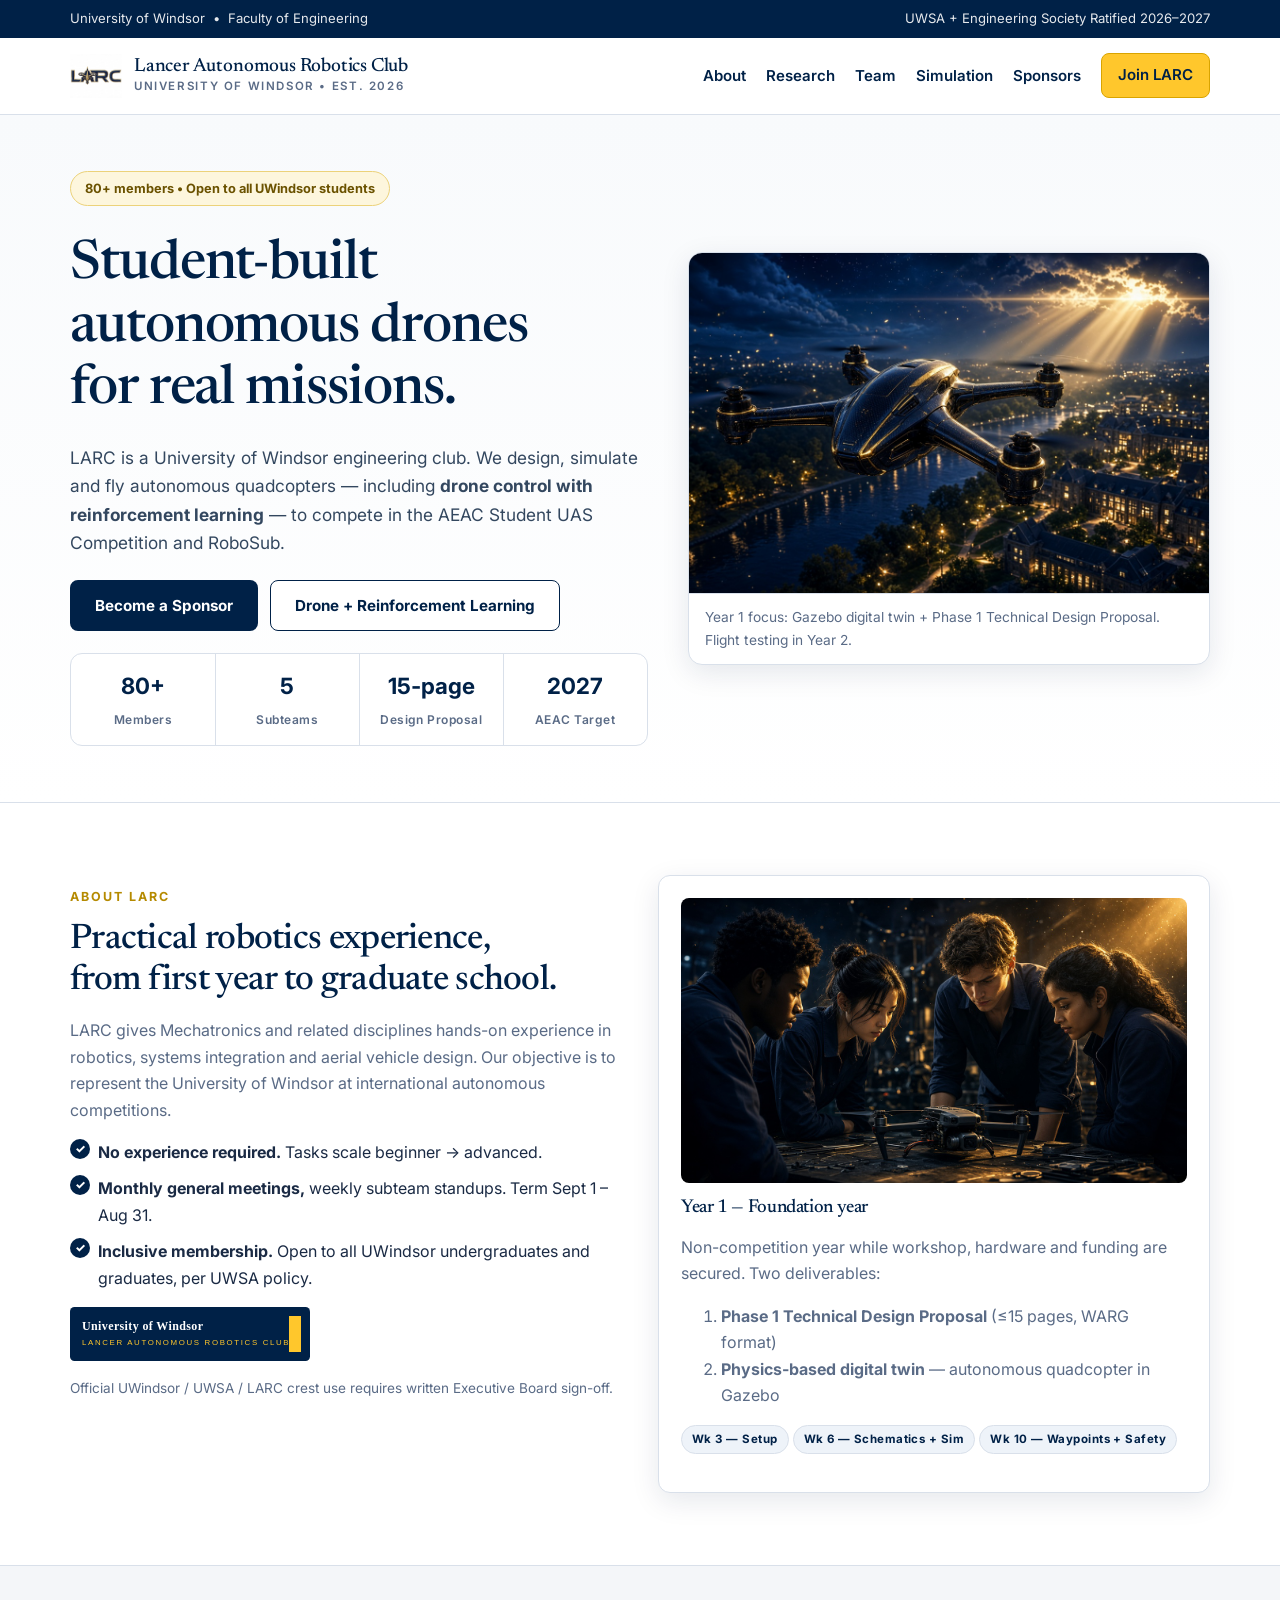
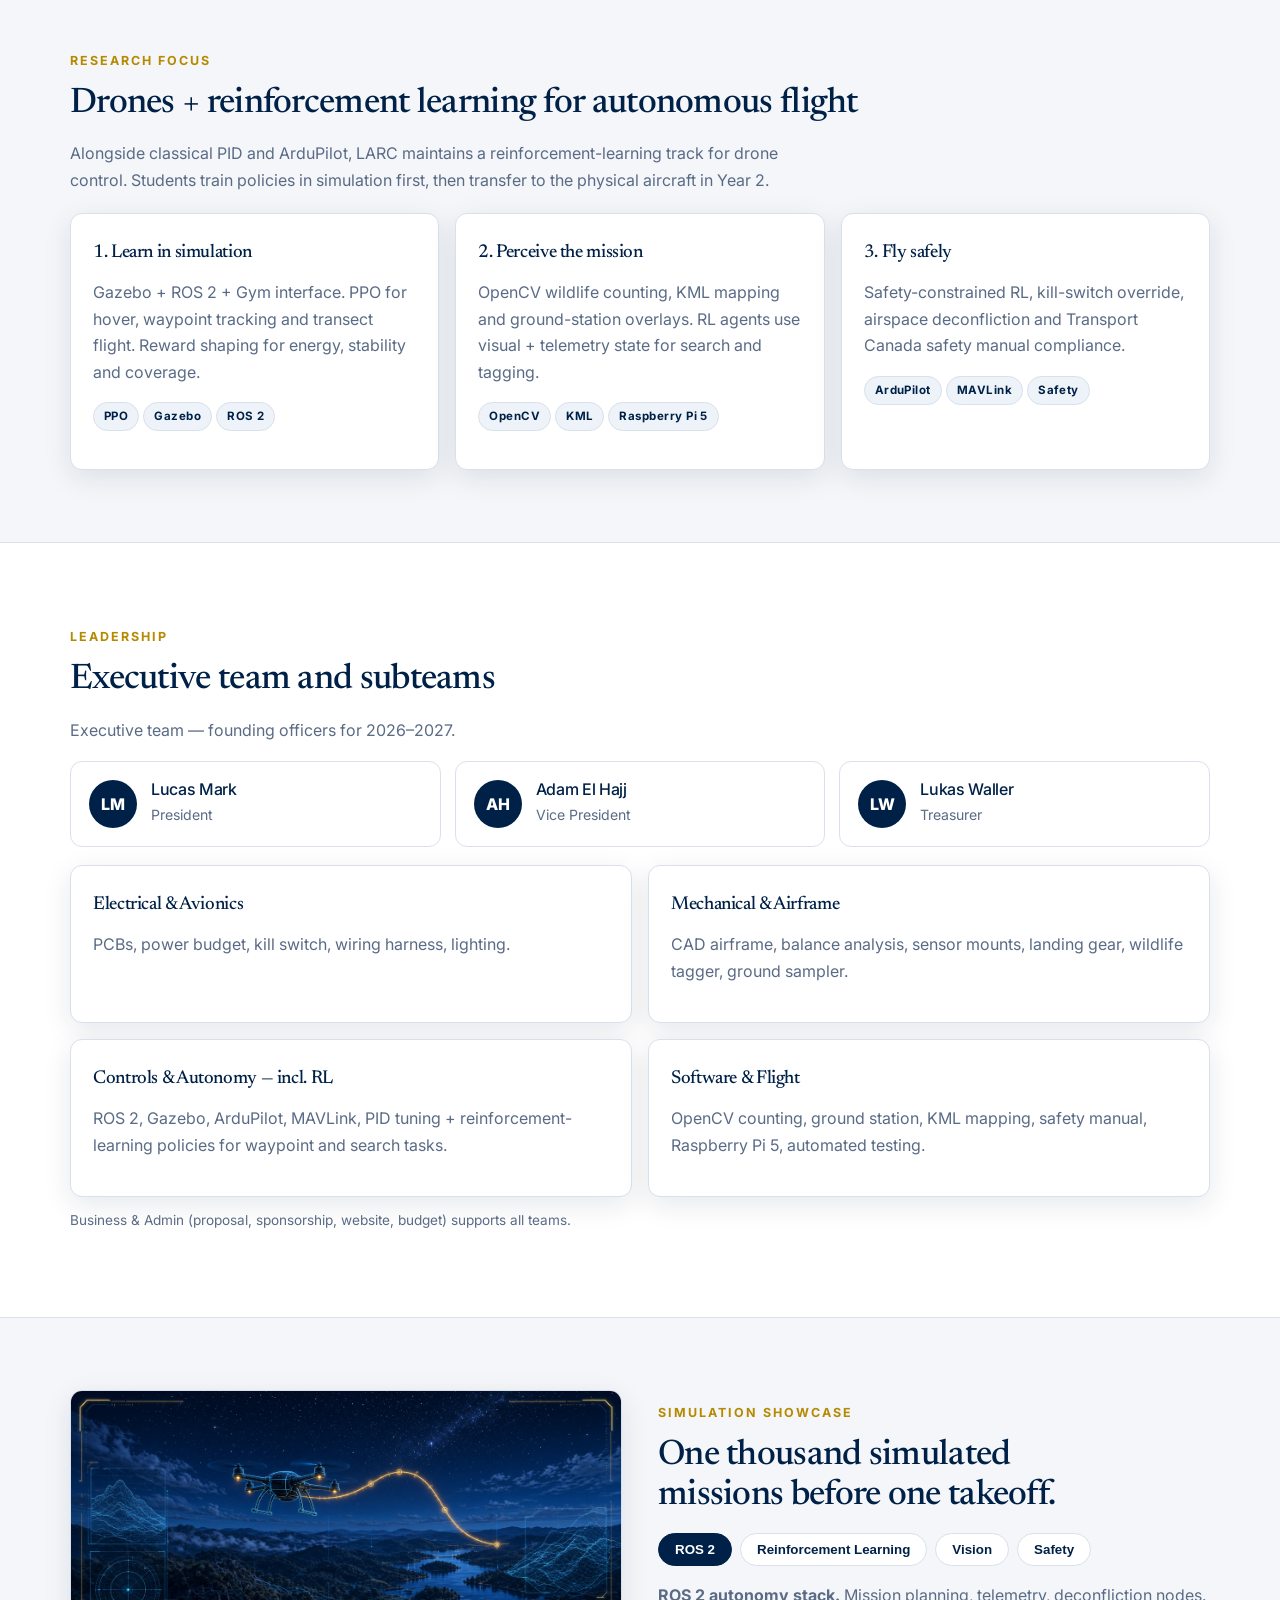
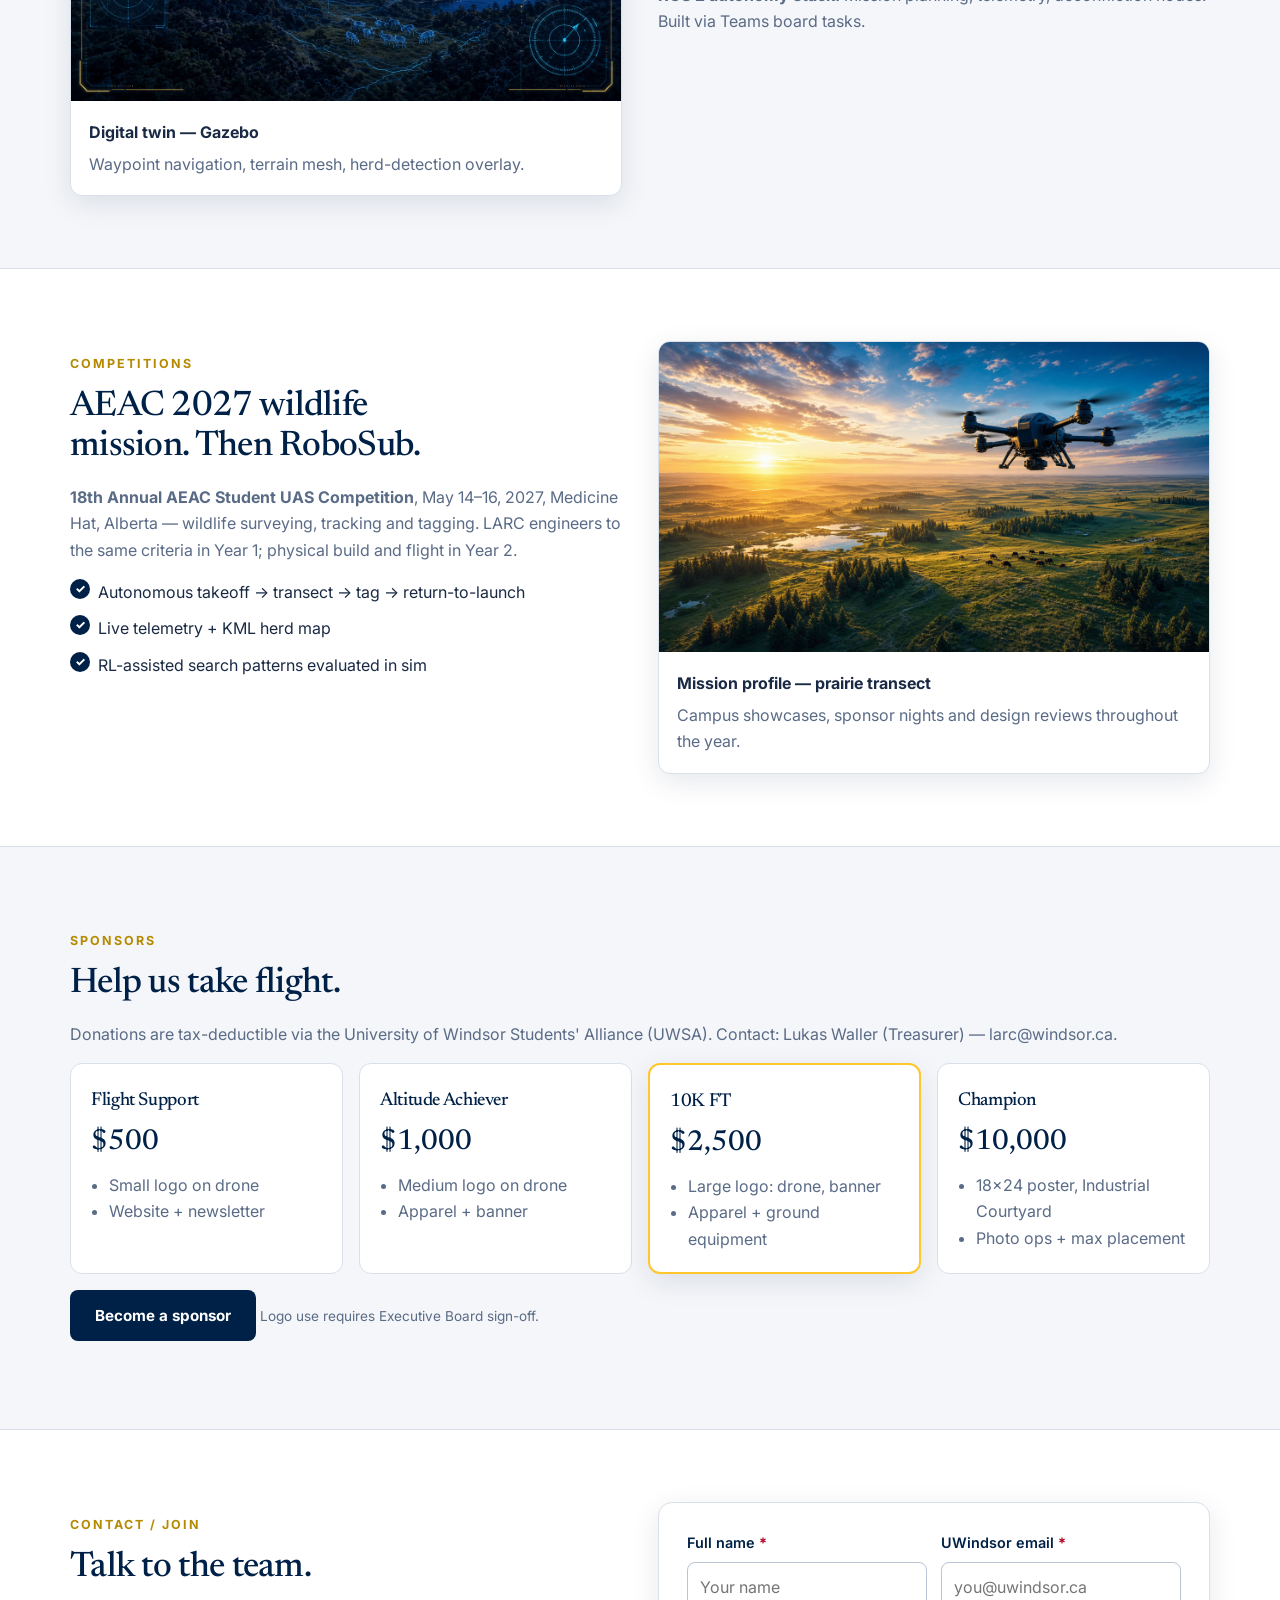
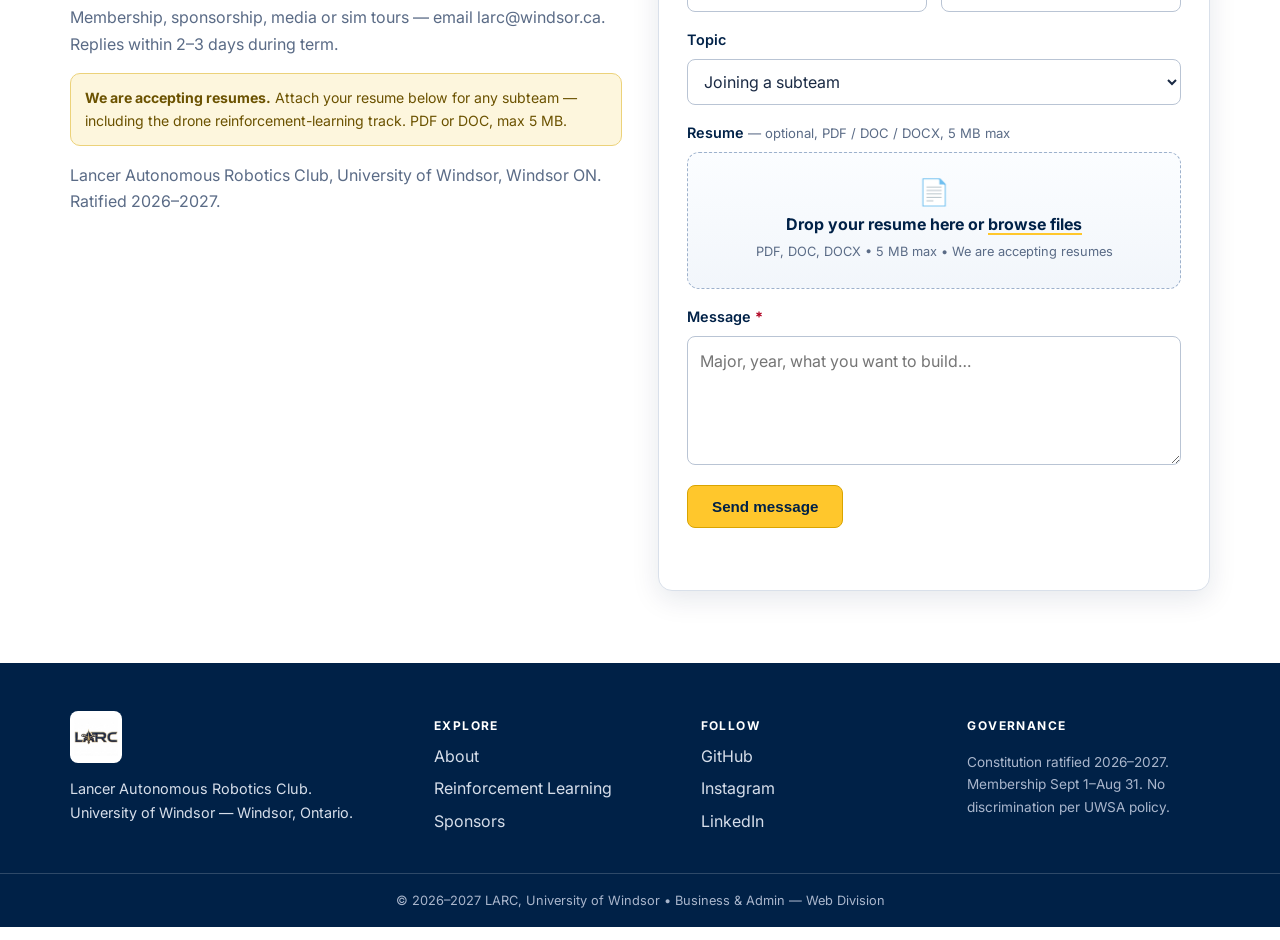
<file: index.html>
<!DOCTYPE html>
<html lang="en">
<head>
  <meta charset="UTF-8" />
  <meta name="viewport" content="width=device-width, initial-scale=1.0" />
  <title>Lancer Autonomous Robotics Club (LARC) | University of Windsor</title>
  <meta name="description" content="Lancer Autonomous Robotics Club at the University of Windsor. Student drone team focused on autonomous flight, reinforcement learning, ROS 2 and Gazebo simulation. AEAC and RoboSub." />
  <link rel="icon" type="image/png" href="assets/larc-logo.png" />
  <link rel="preconnect" href="https://fonts.googleapis.com" />
  <link rel="preconnect" href="https://fonts.gstatic.com" crossorigin />
  <link href="https://fonts.googleapis.com/css2?family=Inter:wght@400;500;600;700&family=Newsreader:ital,opsz,wght@0,6..72,400;0,6..72,500;0,6..72,600;1,6..72,400&display=swap" rel="stylesheet" />
  <link rel="stylesheet" href="css/style.css?v=3" />
</head>
<body>
  <div class="util-bar">
    <div class="container">
      <span>University of Windsor &nbsp;•&nbsp; Faculty of Engineering</span>
      <span>UWSA + Engineering Society Ratified 2026–2027</span>
    </div>
  </div>

  <header id="site-header">
    <nav class="nav container" aria-label="Primary">
      <a class="brand" href="index.html">
        <img src="assets/larc-logo.png" alt="LARC logo" />
        <span class="brand-text"><strong>Lancer Autonomous Robotics Club</strong><small>UNIVERSITY OF WINDSOR • EST. 2026</small></span>
      </a>
      <ul class="nav-links" id="nav-links">
        <li><a href="#about">About</a></li>
        <li><a href="#research">Research</a></li>
        <li><a href="#team">Team</a></li>

        <li><a href="#simulation">Simulation</a></li>
        <li><a href="#sponsors">Sponsors</a></li>
        <li><a href="#contact" class="btn btn-gold btn-sm">Join LARC</a></li>
      </ul>
      <button id="menu-btn" aria-label="Menu" aria-expanded="false">Menu</button>
    </nav>
  </header>

  <main>
    <!-- HERO -->
    <section class="hero">
      <div class="container hero-grid">
        <div>
          <span class="hero-badge">80+ members • Open to all UWindsor students</span>
          <h1>Student-built autonomous drones for real missions.</h1>
          <p class="lede">LARC is a University of Windsor engineering club. We design, simulate and fly autonomous quadcopters — including <strong>drone control with reinforcement learning</strong> — to compete in the AEAC Student UAS Competition and RoboSub.</p>
          <div class="hero-cta">
            <a href="#sponsors" class="btn btn-navy">Become a Sponsor</a>
            <a href="#research" class="btn btn-outline">Drone + Reinforcement Learning</a>
          </div>
          <div class="hero-facts">
            <div><b>80+</b><span>Members</span></div>
            <div><b>5</b><span>Subteams</span></div>
            <div><b>15-page</b><span>Design Proposal</span></div>
            <div><b>2027</b><span>AEAC Target</span></div>
          </div>
        </div>
        <figure class="hero-media">
          <img src="assets/hero-cinematic.jpg" alt="LARC autonomous drone in flight" />
          <figcaption>Year 1 focus: Gazebo digital twin + Phase 1 Technical Design Proposal. Flight testing in Year 2.</figcaption>
        </figure>
      </div>
    </section>

    <!-- ABOUT -->
    <section id="about" class="section container">
      <div class="split">
        <div>
          <p class="kicker">About LARC</p>
          <h2>Practical robotics experience, from first year to graduate school.</h2>
          <p class="muted">LARC gives Mechatronics and related disciplines hands-on experience in robotics, systems integration and aerial vehicle design. Our objective is to represent the University of Windsor at international autonomous competitions.</p>
          <ul class="check-list">
            <li><strong>No experience required.</strong> Tasks scale beginner → advanced.</li>
            <li><strong>Monthly general meetings,</strong> weekly subteam standups. Term Sept 1 – Aug 31.</li>
            <li><strong>Inclusive membership.</strong> Open to all UWindsor undergraduates and graduates, per UWSA policy.</li>
          </ul>
          <p><img src="assets/uwindsor.svg" alt="University of Windsor" style="height:54px;width:auto;margin-top:12px" /></p>
          <p class="fine">Official UWindsor / UWSA / LARC crest use requires written Executive Board sign-off.</p>
        </div>
        <div class="card">
          <img src="assets/team-cinematic.jpg" alt="LARC students with drone" style="border-radius:8px" />
          <h3 style="margin-top:14px">Year 1 — Foundation year</h3>
          <p class="muted">Non-competition year while workshop, hardware and funding are secured. Two deliverables:</p>
          <ol class="muted">
            <li><strong>Phase 1 Technical Design Proposal</strong> (≤15 pages, WARG format)</li>
            <li><strong>Physics-based digital twin</strong> — autonomous quadcopter in Gazebo</li>
          </ol>
          <p><span class="tag">Wk 3 — Setup</span> <span class="tag">Wk 6 — Schematics + Sim</span> <span class="tag">Wk 10 — Waypoints + Safety</span></p>
        </div>
      </div>
    </section>

    <!-- RESEARCH / RL -->
    <section id="research" class="section section-alt">
      <div class="container">
        <p class="kicker">Research focus</p>
        <h2>Drones + reinforcement learning for autonomous flight</h2>
        <p class="muted" style="max-width:760px">Alongside classical PID and ArduPilot, LARC maintains a reinforcement-learning track for drone control. Students train policies in simulation first, then transfer to the physical aircraft in Year 2.</p>
        <div class="grid-3" style="margin-top:20px">
          <div class="card">
            <h3>1. Learn in simulation</h3>
            <p class="muted">Gazebo + ROS 2 + Gym interface. PPO for hover, waypoint tracking and transect flight. Reward shaping for energy, stability and coverage.</p>
            <p><span class="tag">PPO</span> <span class="tag">Gazebo</span> <span class="tag">ROS 2</span></p>
          </div>
          <div class="card">
            <h3>2. Perceive the mission</h3>
            <p class="muted">OpenCV wildlife counting, KML mapping and ground-station overlays. RL agents use visual + telemetry state for search and tagging.</p>
            <p><span class="tag">OpenCV</span> <span class="tag">KML</span> <span class="tag">Raspberry Pi 5</span></p>
          </div>
          <div class="card">
            <h3>3. Fly safely</h3>
            <p class="muted">Safety-constrained RL, kill-switch override, airspace deconfliction and Transport Canada safety manual compliance.</p>
            <p><span class="tag">ArduPilot</span> <span class="tag">MAVLink</span> <span class="tag">Safety</span></p>
          </div>
        </div>
      </div>
    </section>

    <!-- TEAM -->
    <section id="team" class="section container">
      <p class="kicker">Leadership</p>
      <h2>Executive team and subteams</h2>
      <p class="muted">Executive team — founding officers for 2026–2027.</p>
      <div class="member-grid">
        <div class="member"><div class="avatar">LM</div><div><h3>Lucas Mark</h3><p>President</p></div></div>
        <div class="member"><div class="avatar">AH</div><div><h3>Adam El Hajj</h3><p>Vice President</p></div></div>
        <div class="member"><div class="avatar">LW</div><div><h3>Lukas Waller</h3><p>Treasurer</p></div></div>



      </div>

      <div class="grid-2" style="margin-top:18px">
        <div class="card"><h3>Electrical &amp; Avionics</h3><p class="muted">PCBs, power budget, kill switch, wiring harness, lighting.</p></div>
        <div class="card"><h3>Mechanical &amp; Airframe</h3><p class="muted">CAD airframe, balance analysis, sensor mounts, landing gear, wildlife tagger, ground sampler.</p></div>
        <div class="card"><h3>Controls &amp; Autonomy — incl. RL</h3><p class="muted">ROS 2, Gazebo, ArduPilot, MAVLink, PID tuning + reinforcement-learning policies for waypoint and search tasks.</p></div>
        <div class="card"><h3>Software &amp; Flight</h3><p class="muted">OpenCV counting, ground station, KML mapping, safety manual, Raspberry Pi 5, automated testing.</p></div>
      </div>
      <p class="fine" style="margin-top:12px">Business &amp; Admin (proposal, sponsorship, website, budget) supports all teams.</p>
    </section>

    <!-- SIMULATION -->
    <section id="simulation" class="section section-alt">
      <div class="container split">
        <div class="card" style="padding:0;overflow:hidden">
          <img src="assets/sim-hud.jpg" alt="Digital twin flight path" />
          <div style="padding:18px"><strong>Digital twin — Gazebo</strong><p class="muted" style="margin:6px 0 0">Waypoint navigation, terrain mesh, herd-detection overlay.</p></div>
        </div>
        <div>
          <p class="kicker">Simulation showcase</p>
          <h2>One thousand simulated missions before one takeoff.</h2>
          <div class="tabs" role="tablist">
            <button class="tab active" data-tab="t1">ROS 2</button>
            <button class="tab" data-tab="t2">Reinforcement Learning</button>
            <button class="tab" data-tab="t3">Vision</button>
            <button class="tab" data-tab="t4">Safety</button>
          </div>
          <p id="t1" class="tab-p active muted"><strong>ROS 2 autonomy stack.</strong> Mission planning, telemetry, deconfliction nodes. Built via Teams board tasks.</p>
          <p id="t2" class="tab-p muted"><strong>RL training pipeline.</strong> PPO in Gazebo, domain randomisation (wind, mass, latency), sim-to-real checks before Year 2 flight.</p>
          <p id="t3" class="tab-p muted"><strong>OpenCV + KML.</strong> Aerial wildlife counting and judge-ready map export from the ground station.</p>
          <p id="t4" class="tab-p muted"><strong>Safety.</strong> Transport Canada manual, HITL testing on Raspberry Pi 5, CI automated tests.</p>
        </div>
      </div>
    </section>

    <!-- COMPETITION -->
    <section class="section container">
      <div class="split">
        <div>
          <p class="kicker">Competitions</p>
          <h2>AEAC 2027 wildlife mission. Then RoboSub.</h2>
          <p class="muted"><strong>18th Annual AEAC Student UAS Competition</strong>, May 14–16, 2027, Medicine Hat, Alberta — wildlife surveying, tracking and tagging. LARC engineers to the same criteria in Year 1; physical build and flight in Year 2.</p>
          <ul class="check-list">
            <li>Autonomous takeoff → transect → tag → return-to-launch</li>
            <li>Live telemetry + KML herd map</li>
            <li>RL-assisted search patterns evaluated in sim</li>
          </ul>
        </div>
        <div class="card" style="padding:0;overflow:hidden">
          <img src="assets/wildlife-mission.jpg" alt="Drone wildlife survey" />
          <div style="padding:18px"><strong>Mission profile — prairie transect</strong><p class="muted" style="margin:6px 0 0">Campus showcases, sponsor nights and design reviews throughout the year.</p></div>
        </div>
      </div>
    </section>

    <!-- SPONSORS -->
    <section id="sponsors" class="section section-alt">
      <div class="container">
        <p class="kicker">Sponsors</p>
        <h2>Help us take flight.</h2>
        <p class="muted">Donations are tax-deductible via the University of Windsor Students' Alliance (UWSA). Contact: Lukas Waller (Treasurer) — larc@windsor.ca.</p>
        <div class="grid-4" style="margin-top:16px">
          <div class="tier"><h3>Flight Support</h3><p class="price">$500</p><ul><li>Small logo on drone</li><li>Website + newsletter</li></ul></div>
          <div class="tier"><h3>Altitude Achiever</h3><p class="price">$1,000</p><ul><li>Medium logo on drone</li><li>Apparel + banner</li></ul></div>
          <div class="tier featured"><h3>10K FT</h3><p class="price">$2,500</p><ul><li>Large logo: drone, banner</li><li>Apparel + ground equipment</li></ul></div>
          <div class="tier"><h3>Champion</h3><p class="price">$10,000</p><ul><li>18×24 poster, Industrial Courtyard</li><li>Photo ops + max placement</li></ul></div>
        </div>
        <p style="margin-top:16px"><a href="#contact" class="btn btn-navy">Become a sponsor</a> <span class="fine">Logo use requires Executive Board sign-off.</span></p>
      </div>
    </section>

    <!-- CONTACT -->
    <section id="contact" class="section container">
      <div class="split">
        <div>
          <p class="kicker">Contact / Join</p>
          <h2>Talk to the team.</h2>
          <p class="muted">Membership, sponsorship, media or sim tours — email larc@windsor.ca. Replies within 2–3 days during term.</p>
          <p class="resume-note"><strong>We are accepting resumes.</strong> Attach your resume below for any subteam — including the drone reinforcement-learning track. PDF or DOC, max 5 MB.</p>
          <p class="muted">Lancer Autonomous Robotics Club, University of Windsor, Windsor ON.<br />Ratified 2026–2027.</p>
        </div>
        <form id="contact-form" class="form" novalidate enctype="multipart/form-data">
          <div class="form-row">
            <div class="field"><label for="f-name">Full name <span class="req" aria-hidden="true">*</span></label><input id="f-name" name="name" type="text" required placeholder="Your name" autocomplete="name" /></div>
            <div class="field"><label for="f-email">UWindsor email <span class="req" aria-hidden="true">*</span></label><input id="f-email" name="email" type="email" required placeholder="you@uwindsor.ca" autocomplete="email" /></div>
          </div>
          <div class="field"><label for="f-topic">Topic</label>
            <select id="f-topic" name="interest">
              <option>Joining a subteam</option>
              <option>Reinforcement learning track</option>
              <option>Sponsoring LARC</option>
              <option>Media / collaboration</option>
            </select>
          </div>
          <div class="field"><label id="resume-label" for="resume">Resume <span class="file-hint">— optional, PDF / DOC / DOCX, 5 MB max</span></label>
            <div class="dropzone" id="dz" role="button" tabindex="0" aria-labelledby="resume-label">
              <input type="file" id="resume" name="resume" accept=".pdf,.doc,.docx,application/pdf,application/msword,application/vnd.openxmlformats-officedocument.wordprocessingml.document" aria-label="Upload resume" />
              <div class="dz-icon" aria-hidden="true">📄</div>
              <div class="dz-title">Drop your resume here or <u>browse files</u></div>
              <div class="dz-sub">PDF, DOC, DOCX • 5 MB max • We are accepting resumes</div>
            </div>
            <div class="file-chip" id="chip"><span class="dot" aria-hidden="true"></span><span id="chip-name"></span><button type="button" id="chip-remove">Remove</button></div>
          </div>
          <div class="field"><label for="f-msg">Message <span class="req" aria-hidden="true">*</span></label><textarea id="f-msg" name="message" rows="4" required placeholder="Major, year, what you want to build…"></textarea></div>
          <button class="btn btn-gold" type="submit">Send message</button>
          <p id="form-note" role="status"></p>
        </form>
      </div>
    </section>
  </main>

  <footer>
    <div class="container foot-grid">
      <div>
        <img src="assets/larc-logo.png" alt="LARC" class="foot-logo" />
        <p style="font-size:.9rem">Lancer Autonomous Robotics Club.<br />University of Windsor — Windsor, Ontario.</p>
      </div>
      <nav aria-label="Footer"><b>Explore</b><a href="#about">About</a><a href="#research">Reinforcement Learning</a><a href="#sponsors">Sponsors</a></nav>
      <nav aria-label="Social"><b>Follow</b><a href="https://github.com/Lancer-Autonomous-Robotics-Club" target="_blank" rel="noopener">GitHub</a><a href="https://www.instagram.com/larc.uwin" target="_blank" rel="noopener">Instagram</a><a href="https://www.linkedin.com/company/lancer-autonomous-robotics-club" target="_blank" rel="noopener">LinkedIn</a></nav>
      <div><b>Governance</b><p class="fine" style="color:#a9b6cc">Constitution ratified 2026–2027. Membership Sept 1–Aug 31. No discrimination per UWSA policy.</p></div>
    </div>
    <p class="legal">© 2026–2027 LARC, University of Windsor • Business &amp; Admin — Web Division</p>
  </footer>

  <script src="js/main.js"></script>
</body>
</html>
</file>
<file: css/style.css>
/* LARC — University of Windsor | Professional university theme v2
   Light, practical, accessible. Navy #002147, Gold #FFC72C.
   Fonts: Newsreader (Anthropic-style serif headings) + Inter (body).
*/
:root{
  --navy:#002147; --navy-2:#003057; --navy-3:#0a3a6b;
  --gold:#b58a00; --gold-2:#ffc72c; --gold-bg:#fdf6dd;
  --bg:#ffffff; --bg-2:#f4f6f9; --card:#ffffff;
  --line:#d9e0ea; --text:#1a2a44; --muted:#5a6b86;
  --serif:"Newsreader",Georgia,"Times New Roman",serif;
  --sans:Inter,system-ui,-apple-system,"Segoe UI",Roboto,sans-serif;
  --radius:12px; --max:1140px;
  --shadow:0 8px 28px rgba(0,33,71,.10);
}
*{box-sizing:border-box}
html{scroll-behavior:smooth}
body{margin:0;background:var(--bg);color:var(--text);font-family:var(--sans);line-height:1.65;font-size:16px}
h1,h2,h3{font-family:var(--serif);line-height:1.15;color:var(--navy);margin:.3em 0 .4em;font-weight:500;letter-spacing:-.02em;text-wrap:balance}
h1{font-size:clamp(2.2rem,4.5vw,3.4rem)}
h2{font-size:clamp(1.6rem,3vw,2.2rem)}
img{max-width:100%;display:block}
.container{width:min(var(--max),92vw);margin:0 auto}
.section{padding:72px 0}
.section-alt{background:var(--bg-2);border-block:1px solid var(--line)}
.kicker{font-size:.78rem;font-weight:700;letter-spacing:.16em;text-transform:uppercase;color:var(--gold)}
.muted{color:var(--muted)}
.fine{font-size:.85rem;color:var(--muted)}
.gold{color:var(--gold)}

/* utility bar */
.util-bar{background:var(--navy);color:#fff;font-size:.82rem}
.util-bar .container{display:flex;justify-content:space-between;align-items:center;padding:8px 0;gap:12px}
.util-bar a{color:var(--gold-2);text-decoration:none;font-weight:600}
.util-bar span{opacity:.9}

/* header */
#site-header{position:sticky;top:0;z-index:50;background:#fff;border-bottom:1px solid var(--line)}
.nav{display:flex;align-items:center;justify-content:space-between;padding:12px 0;gap:16px}
.brand{display:flex;gap:12px;align-items:center;text-decoration:none;color:var(--navy)}
.brand img{height:52px;width:auto}
.brand-text strong{display:block;font-family:var(--serif);font-weight:500;letter-spacing:-.01em;font-size:1.2rem;line-height:1.1}
.brand-text small{display:block;font-size:.72rem;letter-spacing:.14em;color:var(--muted);font-weight:600}
.nav-links{display:flex;gap:20px;list-style:none;margin:0;padding:0;align-items:center}
.nav-links a{color:var(--navy);text-decoration:none;font-weight:600;font-size:.94rem}
.nav-links a:hover,.nav-links a.active{color:var(--gold);text-decoration:underline;text-underline-offset:4px}
#menu-btn{display:none;background:var(--navy);color:#fff;border:0;border-radius:8px;padding:10px 14px;font-weight:700}

/* buttons */
.btn{display:inline-block;padding:12px 24px;border-radius:8px;font-weight:700;text-decoration:none;border:1px solid transparent;cursor:pointer;font-size:.95rem}
.btn-gold{background:var(--gold-2);color:var(--navy);border-color:#d9a400}
.btn-gold:hover{background:#e6b400}
.btn-navy{background:var(--navy);color:#fff}
.btn-navy:hover{background:var(--navy-2)}
.btn-outline{border-color:var(--navy);color:var(--navy);background:#fff}
.btn-outline:hover{background:var(--navy);color:#fff}
.btn-sm{padding:9px 16px;font-size:.86rem}

/* hero */
.hero{background:linear-gradient(180deg,#f8fafc,#fff);border-bottom:1px solid var(--line)}
.hero-grid{display:grid;grid-template-columns:1.05fr .95fr;gap:40px;align-items:center;padding:56px 0}
.hero-badge{display:inline-block;background:var(--gold-bg);border:1px solid #ecd27a;color:#6b5200;font-weight:700;font-size:.8rem;border-radius:999px;padding:6px 14px;margin-bottom:12px}
.lede{font-size:1.08rem;color:#33475f;max-width:600px}
.hero-cta{display:flex;gap:12px;flex-wrap:wrap;margin:22px 0}
.hero-facts{display:grid;grid-template-columns:repeat(4,1fr);gap:0;margin-top:20px;border:1px solid var(--line);border-radius:12px;overflow:hidden;background:#fff}
.hero-facts div{padding:14px;text-align:center;border-left:1px solid var(--line)}
.hero-facts div:first-child{border:0}
.hero-facts b{display:block;font-size:1.4rem;color:var(--navy)}
.hero-facts span{font-size:.75rem;color:var(--muted);font-weight:600;letter-spacing:.04em}
.hero-media{margin:0;border-radius:14px;overflow:hidden;box-shadow:var(--shadow);border:1px solid var(--line);background:#fff}
.hero-media img{width:100%;height:340px;object-fit:cover}
.hero-media figcaption{padding:12px 16px;font-size:.86rem;color:var(--muted);border-top:1px solid var(--line)}

/* cards / grids */
.split{display:grid;grid-template-columns:1fr 1fr;gap:36px;align-items:start}
.card{background:var(--card);border:1px solid var(--line);border-radius:var(--radius);padding:22px;box-shadow:var(--shadow)}
.check-list{list-style:none;padding:0;margin:16px 0;display:grid;gap:10px}
.check-list li{padding-left:28px;position:relative}
.check-list li::before{content:"✓";position:absolute;left:0;top:0;color:#fff;background:var(--navy);width:20px;height:20px;border-radius:50%;display:grid;place-items:center;font-size:.75rem;font-weight:800}
.grid-3{display:grid;grid-template-columns:repeat(3,1fr);gap:16px}
.grid-4{display:grid;grid-template-columns:repeat(4,1fr);gap:16px}
.grid-2{display:grid;grid-template-columns:1fr 1fr;gap:16px}
.tag{display:inline-block;background:#eef3f9;border:1px solid var(--line);color:var(--navy);border-radius:999px;padding:4px 10px;font-size:.72rem;font-weight:700;letter-spacing:.04em}

/* timeline */
.timeline{list-style:none;margin:20px 0 0;padding:0;display:grid;grid-template-columns:repeat(4,1fr);gap:12px}
.timeline li{background:#fff;border:1px solid var(--line);border-left:4px solid var(--navy);border-radius:10px;padding:16px}
.timeline li:last-child{border-left-color:var(--gold-2);background:var(--gold-bg)}
.timeline b{color:var(--navy);}

/* team / members */
.member-grid{display:grid;grid-template-columns:repeat(3,1fr);gap:14px;margin-top:18px}
.member{background:#fff;border:1px solid var(--line);border-radius:12px;padding:18px;display:flex;gap:14px;align-items:flex-start}
.avatar{width:48px;height:48px;border-radius:50%;background:var(--navy);color:#fff;display:grid;place-items:center;font-weight:800;flex:none}
.member h3{margin:0;font-family:var(--sans);font-size:1rem}
.member p{margin:4px 0 0;font-size:.88rem;color:var(--muted)}
table.data{width:100%;border-collapse:collapse;margin-top:14px;background:#fff;font-size:.92rem}
table.data th,table.data td{border:1px solid var(--line);padding:10px 12px;text-align:left}
table.data th{background:var(--navy);color:#fff}

/* tabs */
.tabs{display:flex;gap:8px;margin:16px 0;flex-wrap:wrap}
.tab{border:1px solid var(--line);background:#fff;border-radius:999px;padding:8px 16px;font-weight:700;cursor:pointer;color:var(--navy)}
.tab.active{background:var(--navy);color:#fff;border-color:var(--navy)}
.tab-p{display:none}
.tab-p.active{display:block}

/* sponsors */
.tier{background:#fff;border:1px solid var(--line);border-radius:12px;padding:20px}
.tier.featured{border:2px solid var(--gold-2);box-shadow:var(--shadow)}
.price{font-family:var(--serif);font-weight:500;font-size:1.8rem;color:var(--navy);margin:.2em 0}
.tier ul{margin:0;padding-left:18px;color:var(--muted)}

/* form — vertical rhythm, label-above-input */
.form{background:#fff;border:1px solid var(--line);border-radius:14px;padding:28px;display:flex;flex-direction:column;gap:16px;box-shadow:var(--shadow)}
.form-row{display:grid;grid-template-columns:1fr 1fr;gap:14px}
.field{display:flex;flex-direction:column;gap:7px;min-width:0}
.field > label{font-weight:600;font-size:.9rem;color:var(--navy)}
.req{color:#b00020;font-weight:700}
.form input[type="text"],.form input[type="email"],.form select,.form textarea{width:100%;max-width:100%;border:1px solid #b9c4d4;border-radius:8px;padding:11px 12px;font:inherit;color:var(--text);background:#fff;transition:border-color .15s,box-shadow .15s}
.form textarea{resize:vertical;min-height:110px}
.form .btn{align-self:flex-start;margin-top:4px}
.form input:focus,.form select:focus,.form textarea:focus{outline:none;border-color:var(--navy);box-shadow:0 0 0 3px rgba(255,199,44,.45)}
.form :focus-visible{outline:none}
.file-hint{font-weight:400;font-size:.82rem;color:var(--muted)}
.resume-note{background:var(--gold-bg);border:1px solid #ecd27a;border-radius:10px;padding:12px 14px;font-size:.88rem;color:#6b5200;margin:0}

/* premium resume dropzone */
.dropzone{position:relative;border:1.5px dashed #9db1cc;border-radius:12px;background:linear-gradient(180deg,#fbfdff,#f2f6fb);padding:26px 18px;text-align:center;cursor:pointer;transition:border-color .18s,background .18s,box-shadow .18s}
.dropzone:hover{border-color:var(--navy);background:#fff}
.dropzone.dragover{border-color:#d9a400;background:var(--gold-bg);box-shadow:0 0 0 4px rgba(255,199,44,.4)}
.dropzone input[type="file"]{position:absolute;inset:0;width:100%;height:100%;opacity:0;cursor:pointer}
.dz-icon{font-size:1.6rem;line-height:1}
.dz-title{font-weight:700;color:var(--navy);margin-top:6px}
.dz-title u{text-decoration-color:var(--gold-2);text-decoration-thickness:2px;text-underline-offset:3px}
.dz-sub{font-weight:400;font-size:.8rem;color:var(--muted);margin-top:4px}
.file-chip{display:none;align-items:center;gap:10px;background:#eaf6ec;border:1px solid #b7dfbe;border-radius:10px;padding:10px 12px;font-size:.88rem;color:#14532d;font-weight:600}
.file-chip.show{display:flex}
.file-chip .dot{width:9px;height:9px;border-radius:50%;background:#16a34a;flex:none}
.file-chip button{margin-left:auto;background:none;border:0;color:#a40000;font-weight:700;font-size:.82rem;cursor:pointer;padding:4px 6px;border-radius:6px}
.file-chip button:hover{background:rgba(164,0,0,.08)}
#form-note{min-height:1.2em;font-size:.9rem;color:#0a6b2a;margin:0}

/* footer */
footer{background:var(--navy);color:#d6deea;margin-top:0}
.foot-grid{display:grid;grid-template-columns:1.4fr 1fr 1fr 1fr;gap:24px;padding:48px 0 20px}
.foot-grid a{color:#d6deea;text-decoration:none;display:block;margin:6px 0}
.foot-grid a:hover{color:var(--gold-2)}
.foot-grid b{color:#fff;letter-spacing:.12em;font-size:.75rem;text-transform:uppercase}
.foot-logo{background:#fff;border-radius:8px;padding:4px;height:52px;width:auto;margin-bottom:10px}
.legal{border-top:1px solid rgba(255,255,255,.18);padding:16px 0;text-align:center;font-size:.8rem;color:#a9b6cc}

/* reveal subtle */
.reveal{opacity:0;transform:translateY(12px);transition:opacity .5s,transform .5s}
.reveal.in{opacity:1;transform:none}

@media(max-width:1000px){
  .hero-grid,.split,.grid-3,.grid-4,.member-grid{grid-template-columns:1fr 1fr}
  .foot-grid{grid-template-columns:1fr 1fr}
  .timeline{grid-template-columns:1fr 1fr}
}
@media(max-width:640px){
  .nav-links{display:none;position:absolute;top:76px;right:4vw;left:4vw;background:#fff;border:1px solid var(--line);border-radius:12px;padding:16px;flex-direction:column;box-shadow:var(--shadow)}
  .nav-links.open{display:flex}
  #menu-btn{display:block}
  .hero-grid,.split,.grid-3,.grid-4,.grid-2,.member-grid,.timeline,.form-row{grid-template-columns:1fr}
  .hero-facts{grid-template-columns:1fr 1fr}
  .hero-facts div:nth-child(3){border-left:0}
  .section{padding:48px 0}
  .util-bar span:last-child{display:none}
}
</file>
